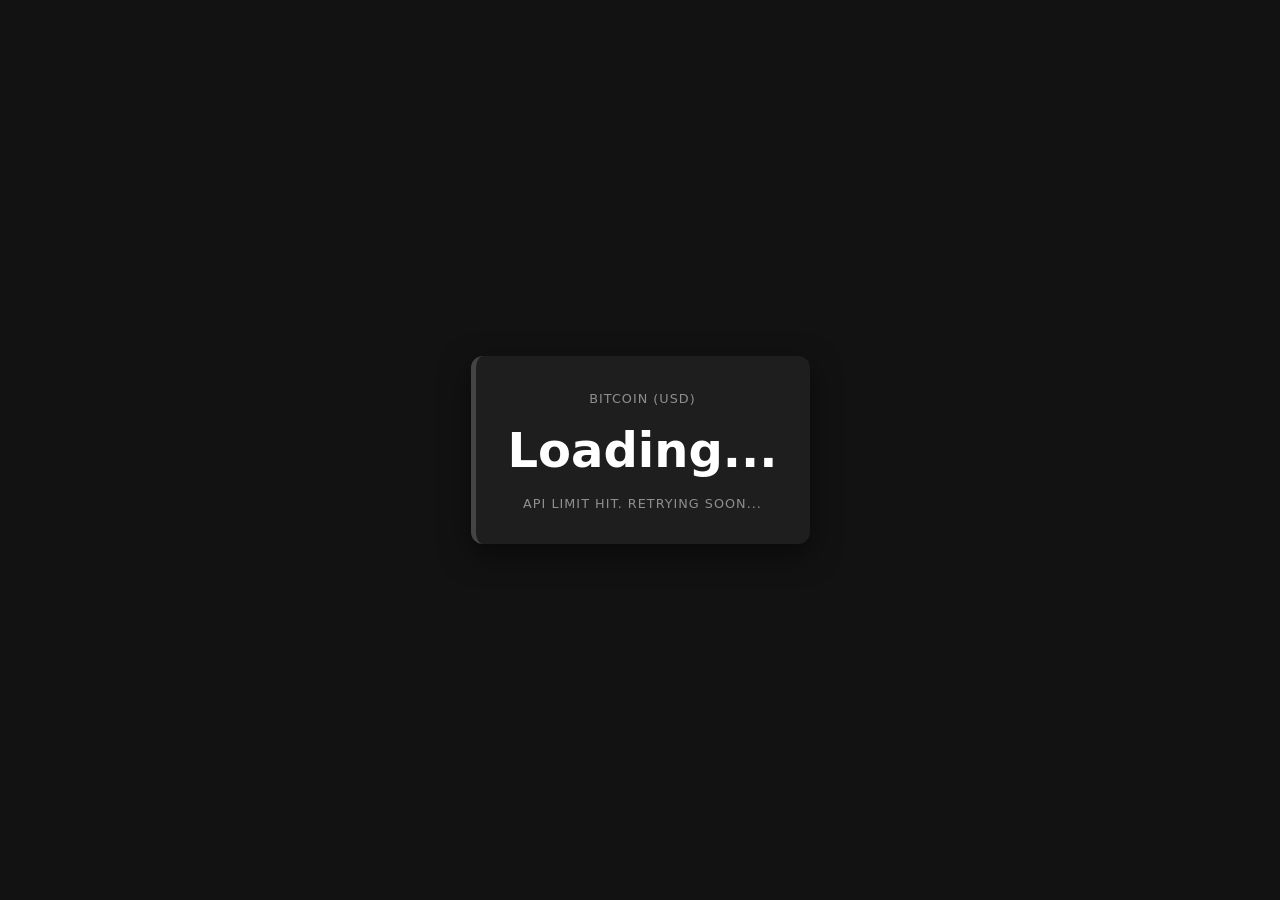
<file: 01-currency/index.html>
<!DOCTYPE html>
<html lang="en">

<head>
    <meta charset="UTF-8">
    <meta name="viewport" content="width=device-width, initial-scale=1.0">
    <title>01- Crypto Price Tracker</title>

    <style>
        body {
            margin: 0;
            background: #121212;
            color: white;
            font-family: system-ui, -apple-system, sans-serif;
            display: grid;
            place-items: center;
            height: 100vh;
        }

        .card {
            background: #1e1e1e;
            padding: 2rem;
            border-radius: 12px;
            box-shadow: 0 10px 30px rgba(0, 0, 0, 0.5);
            text-align: center;
            border-left: 5px solid #444;
            transition: all 0.3s ease;
            min-width: 250px;
        }

        .price {
            font-size: 3rem;
            font-weight: bold;
            margin: 15px 0;
        }

        small {
            opacity: 0.5;
            text-transform: uppercase;
            letter-spacing: 1px;
            font-size: 0.8rem;
        }

        .up {
            color: #00ff88;
            border-color: #00ff88;
        }

        .down {
            color: #ff4d4d;
            border-color: #ff4d4d;
        }

        .loading {
            opacity: 0.6;
            pointer-events: none;
        }
    </style>
</head>

<body>
    <div class="card" id="tracker">
        <small>Bitcoin (USD)</small>
        <div class="price" id="price-display">Loading...</div>
        <small id="status">Waking up server...</small>
    </div>

    <!-- javascript  intigration   -->

    <script src="./crypto.js"></script>
</body>

</html>
</file>
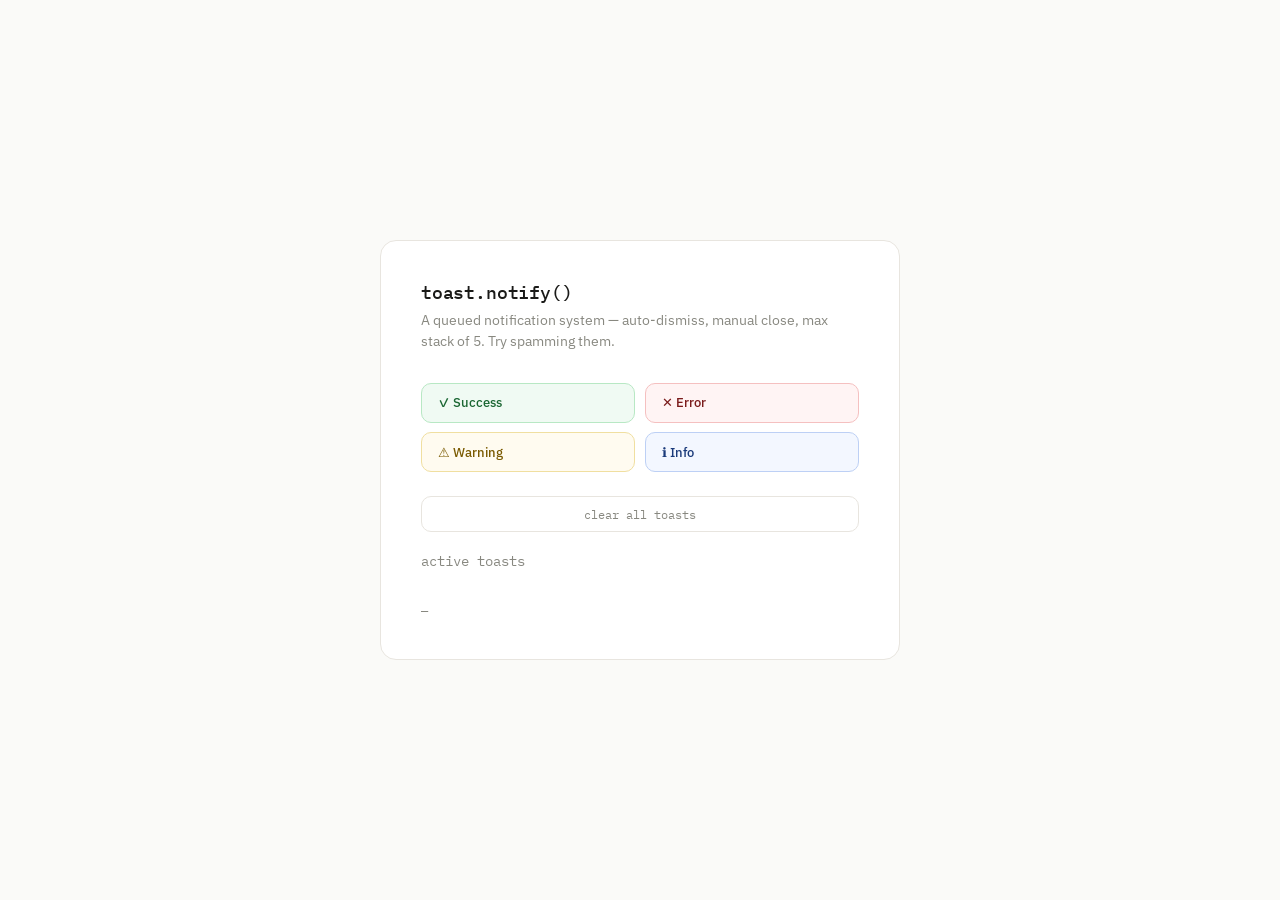
<file: 02-toast-system/index.html>
<!DOCTYPE html>
<html lang="en">

<head>
  <meta charset="UTF-8" />
  <meta name="viewport" content="width=device-width, initial-scale=1.0" />
  <title>Toast System — JS Build</title>
  <link
    href="https://fonts.googleapis.com/css2?family=IBM+Plex+Mono:wght@400;500&family=IBM+Plex+Sans:wght@300;400;500&display=swap"
    rel="stylesheet" />
  <link rel="stylesheet" href="./toast.css">

</head>

<body>

  <div class="demo-card">
    <h1>toast.notify()</h1>
    <p>A queued notification system — auto-dismiss, manual close, max stack of 5. Try spamming them.</p>

    <div class="btn-grid">
      <button class="btn btn-success"
        onclick="toast.success('Changes saved', 'Your draft has been saved successfully.')">✓ Success</button>
      <button class="btn btn-error" onclick="toast.error('Upload failed', 'File exceeds the 10MB size limit.')">✕
        Error</button>
      <button class="btn btn-warning"
        onclick="toast.warning('Storage almost full', 'You\'ve used 92% of your quota.')">⚠ Warning</button>
      <button class="btn btn-info" onclick="toast.info('New version available', 'Refresh to load the latest update.')">ℹ
        Info</button>
    </div>

    <button class="btn-clear-all" onclick="toast.clearAll()">clear all toasts</button>

    <p class="queue-label">active toasts</p>
    <div id="queue-display">—</div>
  </div>

  <div id="toast-container"></div>

  <script>
    const toast = (() => {
      const stayTime = 4000;
      const maxAllowed = 5; 

      const box = document.getElementById('toast-container');
      const statusLabel = document.getElementById('queue-display');

      let visibleToasts = [];

      function refreshStatus() {
        statusLabel.textContent = visibleToasts.length === 0
          ? '—'
          : visibleToasts.map(t => `[${t.type}]`).join('  ');
      }

      function dismiss(toastId) {
        const target = document.getElementById(toastId);
        if (!target) return;

        target.classList.add('removing');

        target.addEventListener('animationend', () => {
          target.remove();
          visibleToasts = visibleToasts.filter(t => t.id !== toastId);
          refreshStatus();
        }, { once: true });
      }

      function spawn(type, title, text) {
        if (visibleToasts.length >= maxAllowed) {
          dismiss(visibleToasts[0].id);
        }

        const uniqueId = `msg-${Date.now()}-${Math.random().toString(16).slice(2, 6)}`;

        const svgIcons = {
          success: `<svg class="toast-icon" viewBox="0 0 16 16" fill="none" stroke="var(--success-icon)" stroke-width="2"><circle cx="8" cy="8" r="7"/><path d="m5 8 2 2 4-4"/></svg>`,
          error: `<svg class="toast-icon" viewBox="0 0 16 16" fill="none" stroke="var(--error-icon)" stroke-width="2"><circle cx="8" cy="8" r="7"/><path d="m5 5 6 6M11 5l-6 6"/></svg>`,
          warning: `<svg class="toast-icon" viewBox="0 0 16 16" fill="none" stroke="var(--warning-icon)" stroke-width="2"><path d="M8 2 1.5 13.5h13L8 2Z"/><path d="M8 6v4M8 11.5v.5"/></svg>`,
          info: `<svg class="toast-icon" viewBox="0 0 16 16" fill="none" stroke="var(--info-icon)" stroke-width="2"><circle cx="8" cy="8" r="7"/><path d="M8 7v5M8 5v.01"/></svg>`,
        };

        const toastElement = document.createElement('div');
        toastElement.className = `toast toast-${type}`;
        toastElement.id = uniqueId;

        toastElement.innerHTML = `
          ${svgIcons[type]}
          <div class="toast-body">
            <div class="toast-title">${title}</div>
            <div class="toast-msg">${text}</div>
          </div>
          <button class="toast-close" onclick="toast._kill('${uniqueId}')" aria-label="Close">&times;</button>
          <div class="toast-progress" style="animation-duration: ${stayTime}ms;"></div>
        `;

        box.appendChild(toastElement);
        visibleToasts.push({ id: uniqueId, type });
        refreshStatus();

        setTimeout(() => dismiss(uniqueId), stayTime);
      }

      return {
        success: (title, msg) => spawn('success', title, msg),
        error: (title, msg) => spawn('error', title, msg),
        warning: (title, msg) => spawn('warning', title, msg),
        info: (title, msg) => spawn('info', title, msg),
        clearAll: () => {
          [...visibleToasts].forEach(t => dismiss(t.id));
        },
        _kill: dismiss, 
      };
    })();
  </script>
</body>

</html>
</file>
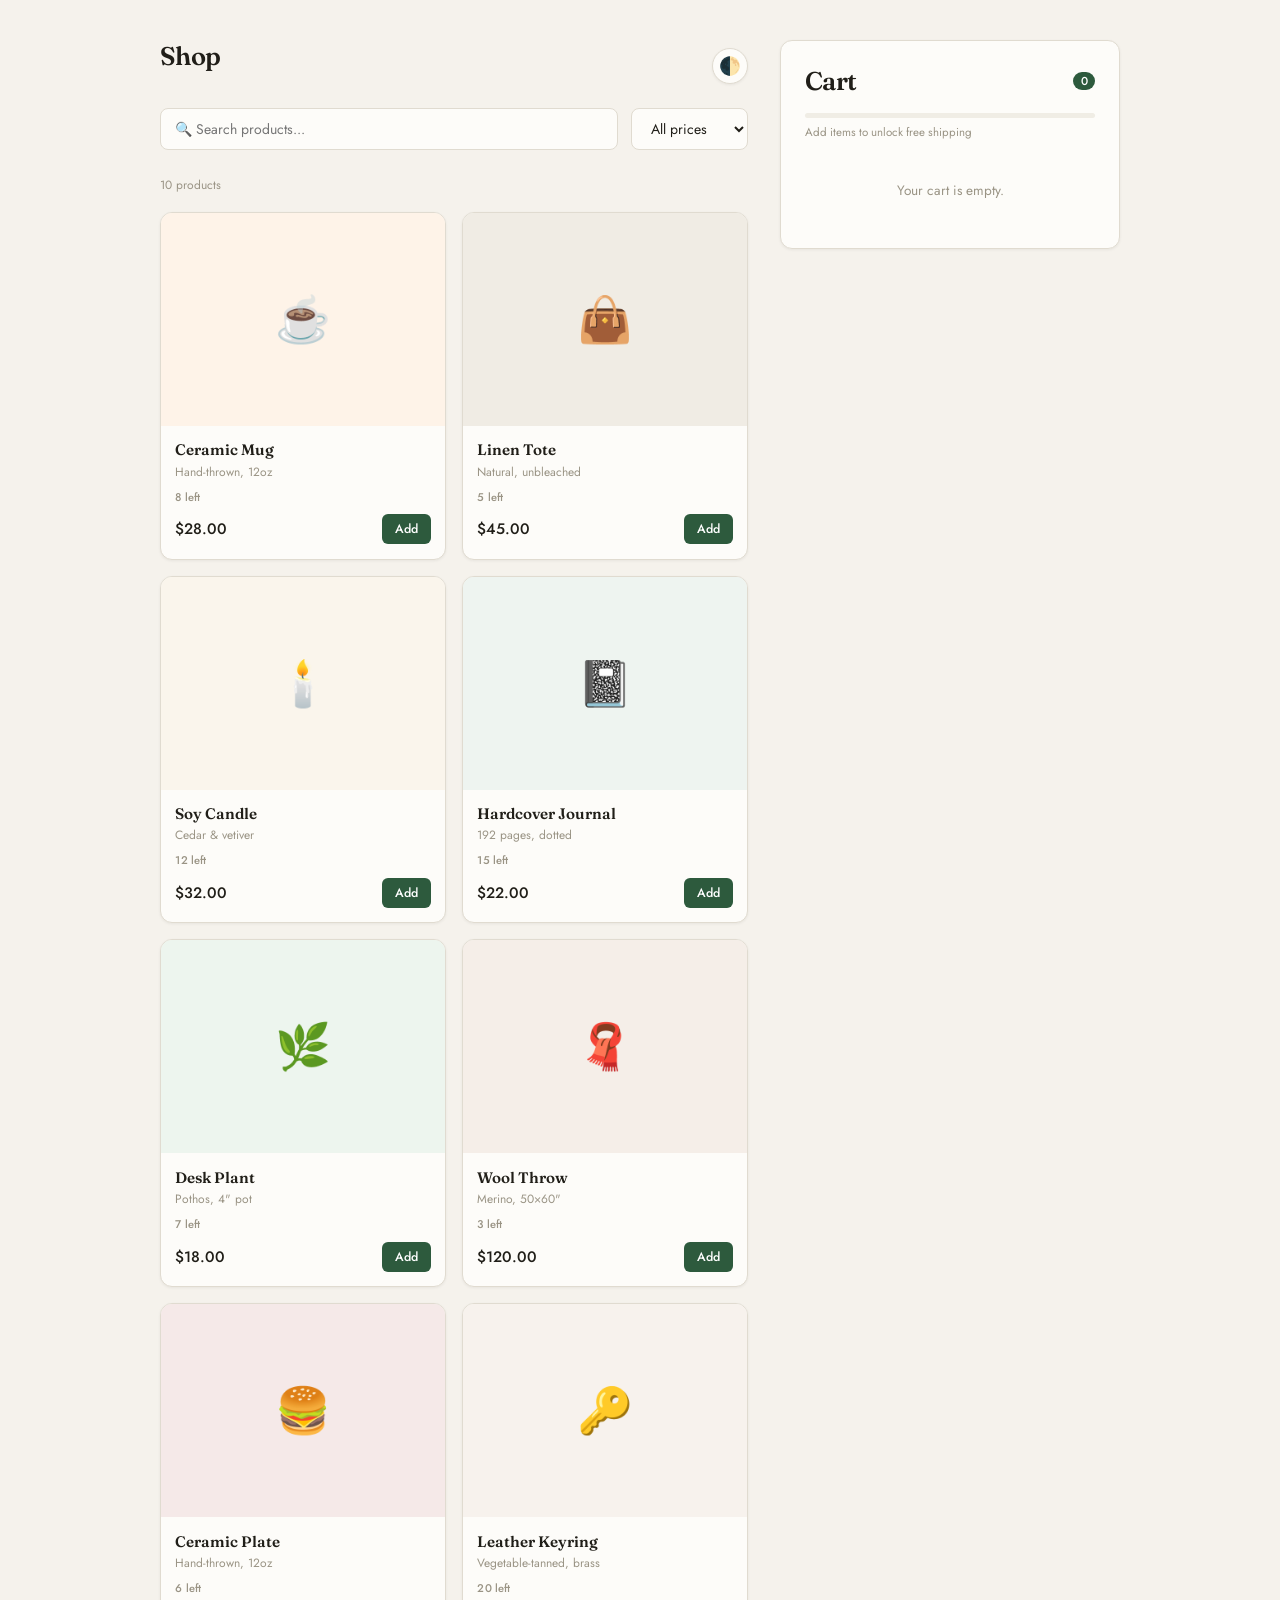
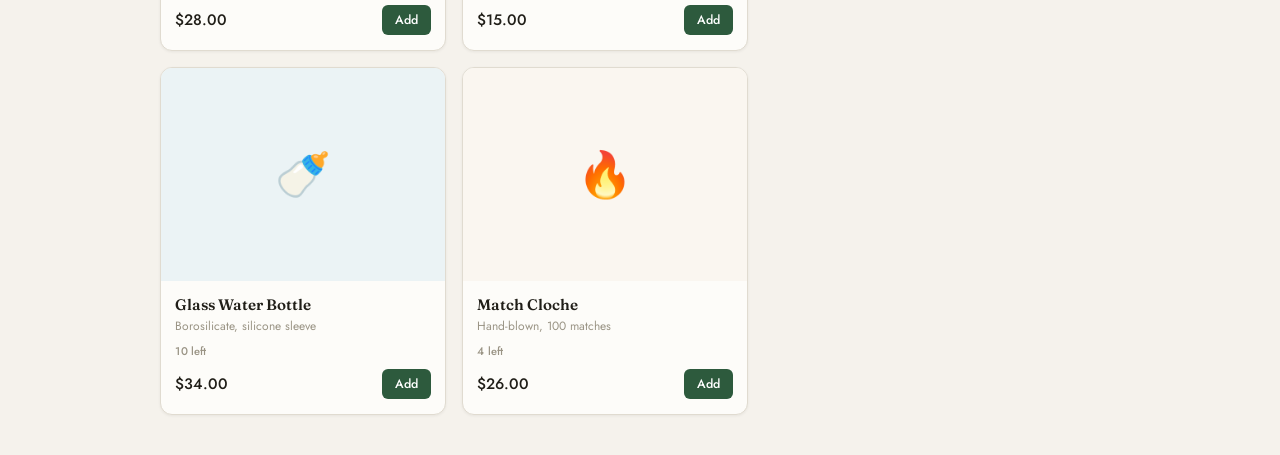
<file: 03-cart-system/index.html>
<!DOCTYPE html>
<html lang="en">

<head>
  <meta charset="UTF-8" />
  <meta name="viewport" content="width=device-width, initial-scale=1.0" />
  <title>Cart System — Modular & Feature-Ready</title>

  <!-- Google Fonts -->
  <link
    href="https://fonts.googleapis.com/css2?family=Fraunces:ital,wght@0,400;0,600;1,400&family=Jost:wght@300;400;500&display=swap"
    rel="stylesheet" />

  <!-- Custom CSS -->
  <link rel="stylesheet" href="./style/cart.css" />
</head>

<body>

  <div class="layout">
    <!-- left side-  -->
    <div>
      <div class="shop-header">
        <h2>Shop</h2>
        <!-- Theme Toggle  -->
        <button id="theme-toggle" class="theme-toggle" aria-label="Switch theme">🌓</button>
      </div>

      <!-- filter bar -->
      <div class="filters-bar">
        <input type="text" id="search-input" placeholder="🔍 Search products..." class="search-input" />
        <select id="price-filter" class="price-filter">
          <option value="all">All prices</option>
          <option value="under30">Under $30</option>
          <option value="30-60">$30 – $60</option>
          <option value="over60">Over $60</option>
        </select>
      </div>

      <div class="results-bar" id="results-bar">
        <span id="results-count"></span>
        <button id="clear-filters-btn" class="clear-filters-btn" style="display:none">✕ Clear filters</button>
      </div>

      <!-- products grid - dynamic content -->
      <div class="products-grid" id="products-grid"></div>
    </div>

    <!-- right panel -->
    <div class="cart-panel">
      <h2>
        Cart
        <span class="cart-count-badge" id="cart-badge">0</span>
      </h2>

      <!-- shiping progress -->
      <div class="shipping-progress" id="shipping-progress-bar">
        <div class="shipping-fill" id="shipping-fill"></div>
      </div>
      <div class="shipping-message" id="shipping-message">Add items to unlock free shipping</div>

      <!-- cart items list -->
      <p class="cart-empty" id="cart-empty">Your cart is empty.</p>
      <ul class="cart-items" id="cart-items"></ul>

      <!-- cart summery + coupon -->
      <div class="cart-summary" id="cart-summary">
        <div class="coupon-section">
          <input type="text" id="coupon-input" placeholder="Coupon code" class="coupon-input" />
          <button id="apply-coupon-btn" class="coupon-apply">Apply</button>
          <div id="coupon-feedback" class="coupon-feedback"></div>
        </div>

        <div class="summary-row">
          <span>Subtotal</span>
          <span id="subtotal">$0.00</span>
        </div>
        <div class="summary-row">
          <span>Discount</span>
          <span id="discount">$0.00</span>
        </div>
        <div class="summary-row">
          <span>Shipping</span>
          <span id="shipping">$0.00</span>
        </div>
        <div class="summary-total">
          <span>Total</span>
          <span id="total">$0.00</span>
        </div>
        <button class="checkout-btn" id="checkout-btn">Checkout</button>
      </div>

      <!-- saved for later -->
      <div class="saved-section" id="saved-section">
        <div class="saved-title">📦 Saved for later</div>
        <ul class="saved-items" id="saved-items-list"></ul>
      </div>
    </div>
  </div>

  <!-- toast notification (for undo / general messages) -->
  <div id="toast" class="toast"></div>

  <!-- addition of Custom js  -->

  <script type="module" src="./js/application.js"></script>
  <!-- <script src="./js/cart.js"></script>
  <script src="./js/data.js"></script>
  <script src="./js/filter.js"></script>
  <script src="./js/storage.js"></script>
  <script src="./js/ui.js"></script>
  <script src="./js/coupon.js"></script> -->
</body>

</html>
</file>
<file: 02-toast-system/toast.css>
*,
*::before,
*::after {
    box-sizing: border-box;
    margin: 0;
    padding: 0;
}

:root {
    --bg: #fafaf8;
    --surface: #fff;
    --border: #e8e5df;
    --text: #1a1a18;
    --muted: #888880;
    --radius: 10px;

    --success-bg: #f0faf3;
    --success-border: #b8e8c4;
    --success-text: #1a6632;
    --success-icon: #25a244;

    --error-bg: #fff4f4;
    --error-border: #f5c0c0;
    --error-text: #7a1a1a;
    --error-icon: #e03030;

    --warning-bg: #fffbf0;
    --warning-border: #f0dfa0;
    --warning-text: #7a5a00;
    --warning-icon: #d4a017;

    --info-bg: #f3f7ff;
    --info-border: #bdd0f5;
    --info-text: #1a3a7a;
    --info-icon: #2b6be6;
}

body {
    background: var(--bg);
    color: var(--text);
    font-family: 'IBM Plex Sans', sans-serif;
    min-height: 100vh;
    display: flex;
    flex-direction: column;
    align-items: center;
    justify-content: center;
    padding: 2rem;
}

.demo-card {
    background: var(--surface);
    border: 1px solid var(--border);
    border-radius: 16px;
    padding: 2.5rem;
    width: 100%;
    max-width: 520px;
}

.demo-card h1 {
    font-family: 'IBM Plex Mono', monospace;
    font-size: 1.1rem;
    font-weight: 500;
    margin-bottom: 0.4rem;
    letter-spacing: -0.01em;
}

.demo-card p {
    font-size: 0.85rem;
    color: var(--muted);
    margin-bottom: 2rem;
    line-height: 1.5;
}

.btn-grid {
    display: grid;
    grid-template-columns: 1fr 1fr;
    gap: 0.6rem;
    margin-bottom: 1.5rem;
}

.btn {
    font-family: 'IBM Plex Sans', sans-serif;
    font-size: 0.82rem;
    font-weight: 500;
    padding: 0.65rem 1rem;
    border-radius: var(--radius);
    cursor: pointer;
    border: 1px solid;
    transition: opacity 0.15s, transform 0.15s;
    text-align: left;
    display: flex;
    align-items: center;
    gap: 0.5rem;
}

.btn:active {
    transform: scale(0.98);
    opacity: 0.85;
}

.btn-success {
    background: var(--success-bg);
    border-color: var(--success-border);
    color: var(--success-text);
}

.btn-error {
    background: var(--error-bg);
    border-color: var(--error-border);
    color: var(--error-text);
}

.btn-warning {
    background: var(--warning-bg);
    border-color: var(--warning-border);
    color: var(--warning-text);
}

.btn-info {
    background: var(--info-bg);
    border-color: var(--info-border);
    color: var(--info-text);
}

.btn-clear-all {
    width: 100%;
    background: none;
    border: 1px solid var(--border);
    color: var(--muted);
    font-family: 'IBM Plex Mono', monospace;
    font-size: 0.78rem;
    padding: 0.55rem;
    border-radius: var(--radius);
    cursor: pointer;
    transition: border-color 0.2s, color 0.2s;
}

.btn-clear-all:hover {
    border-color: #ccc;
    color: var(--text);
}

.queue-label {
    font-family: 'IBM Plex Mono', monospace;
    font-size: 0.7rem;
    color: var(--muted);
    margin-top: 1.2rem;
}

#queue-display {
    font-family: 'IBM Plex Mono', monospace;
    font-size: 0.72rem;
    color: var(--muted);
    margin-top: 0.4rem;
    min-height: 1rem;
    transition: color 0.2s;
}

/* ─── Toast Container ─── */
#toast-container {
    position: fixed;
    top: 1.5rem;
    right: 1.5rem;
    display: flex;
    flex-direction: column;
    gap: 0.6rem;
    z-index: 9999;
    width: 340px;
    pointer-events: none;
}

.toast {
    pointer-events: all;
    border: 1px solid;
    border-radius: var(--radius);
    padding: 0.85rem 1rem;
    display: flex;
    align-items: flex-start;
    gap: 0.75rem;
    font-size: 0.85rem;
    line-height: 1.45;
    position: relative;
    overflow: hidden;
    animation: slideIn 0.25s cubic-bezier(0.34, 1.56, 0.64, 1) both;
}

.toast.removing {
    animation: slideOut 0.22s ease forwards;
}

@keyframes slideIn {
    from {
        opacity: 0;
        transform: translateX(110%);
    }

    to {
        opacity: 1;
        transform: translateX(0);
    }
}

@keyframes slideOut {
    from {
        opacity: 1;
        transform: translateX(0);
        max-height: 100px;
    }

    to {
        opacity: 0;
        transform: translateX(110%);
        max-height: 0;
        padding: 0;
        margin: 0;
    }
}

.toast-success {
    background: var(--success-bg);
    border-color: var(--success-border);
    color: var(--success-text);
}

.toast-error {
    background: var(--error-bg);
    border-color: var(--error-border);
    color: var(--error-text);
}

.toast-warning {
    background: var(--warning-bg);
    border-color: var(--warning-border);
    color: var(--warning-text);
}

.toast-info {
    background: var(--info-bg);
    border-color: var(--info-border);
    color: var(--info-text);
}

.toast-icon {
    width: 16px;
    height: 16px;
    flex-shrink: 0;
    margin-top: 1px;
}

.toast-body {
    flex: 1;
}

.toast-title {
    font-weight: 500;
    margin-bottom: 2px;
}

.toast-msg {
    font-size: 0.8rem;
    opacity: 0.8;
}

.toast-close {
    background: none;
    border: none;
    cursor: pointer;
    color: inherit;
    opacity: 0.5;
    font-size: 1rem;
    line-height: 1;
    padding: 0;
    transition: opacity 0.15s;
    flex-shrink: 0;
}

.toast-close:hover {
    opacity: 1;
}

.toast-progress {
    position: absolute;
    bottom: 0;
    left: 0;
    height: 2px;
    background: currentColor;
    opacity: 0.25;
    animation: progress linear forwards;
}

@keyframes progress {
    from {
        width: 100%;
    }

    to {
        width: 0%;
    }
}
</file>
<file: 03-cart-system/style/cart.css>
/*  */

*,
*::before,
*::after {
    box-sizing: border-box;
    margin: 0;
    padding: 0;
}

:root {
    --bg: #f5f2ec;
    --surface: #fdfcf9;
    --surface2: #f0ede5;
    --border: #e0dbd0;
    --text: #201e18;
    --muted: #9a9485;
    --accent: #2d5a3d;
    --accent-light: #e8f2eb;
    --danger: #a33028;
    --danger-light: #fdf0ef;
    --radius: 12px;
    --shadow-sm: 0 1px 3px rgba(0,0,0,0.06);
    --shadow-md: 0 4px 20px rgba(0,0,0,0.08);
}

[data-theme="dark"] {
    --bg: #16140f;
    --surface: #1f1d17;
    --surface2: #2a2820;
    --border: #38352b;
    --text: #ede9df;
    --muted: #7a7568;
    --accent: #4a8c60;
    --accent-light: #1e3329;
    --danger: #c0443a;
    --danger-light: #2c1a18;
    --shadow-sm: 0 1px 3px rgba(0,0,0,0.3);
    --shadow-md: 0 4px 20px rgba(0,0,0,0.35);
}

/* base design --- */
body {
    background: var(--bg);
    color: var(--text);
    font-family: 'Jost', sans-serif;
    font-weight: 400;
    min-height: 100vh;
    padding: 2.5rem 1.5rem;
    transition: background 0.25s ease, color 0.25s ease;
}

.layout {
    max-width: 960px;
    margin: 0 auto;
    display: grid;
    grid-template-columns: 1fr 340px;
    gap: 2rem;
    align-items: start;
}

@media (max-width: 700px) {
    .layout {
        grid-template-columns: 1fr;
    }
}

h2 {
    font-family: 'Fraunces', serif;
    font-size: 1.6rem;
    font-weight: 600;
    margin-bottom: 1.25rem;
    letter-spacing: -0.02em;
}

/* header --- */
.shop-header {
    display: flex;
    justify-content: space-between;
    align-items: center;
    margin-bottom: 1rem;
}

.theme-toggle {
    background: var(--surface);
    border: 1px solid var(--border);
    border-radius: 50%;
    width: 36px;
    height: 36px;
    cursor: pointer;
    font-size: 1.1rem;
    display: flex;
    align-items: center;
    justify-content: center;
    transition: background 0.2s, border-color 0.2s, transform 0.15s;
    box-shadow: var(--shadow-sm);
}

.theme-toggle:hover {
    background: var(--surface2);
    transform: rotate(15deg);
}

/* filter bar design */
.filters-bar {
    display: flex;
    gap: 0.8rem;
    margin-bottom: 1.5rem;
    flex-wrap: wrap;
}

.search-input,
.price-filter {
    padding: 0.55rem 0.9rem;
    border: 1px solid var(--border);
    border-radius: 8px;
    background: var(--surface);
    color: var(--text);
    font-family: 'Jost', sans-serif;
    font-size: 0.875rem;
    outline: none;
    transition: border-color 0.2s, box-shadow 0.2s;
}

.search-input:focus,
.price-filter:focus {
    border-color: var(--accent);
    box-shadow: 0 0 0 3px color-mix(in srgb, var(--accent) 15%, transparent);
}

.search-input {
    flex: 1;
    min-width: 150px;
}

/* -- products showcase design ---- */
.products-grid {
    display: grid;
    grid-template-columns: repeat(auto-fill, minmax(200px, 1fr));
    gap: 1rem;
}

.product-card {
    background: var(--surface);
    border: 1px solid var(--border);
    border-radius: var(--radius);
    overflow: hidden;
    transition: box-shadow 0.2s, transform 0.2s;
    box-shadow: var(--shadow-sm);
}

.product-card:hover {
    box-shadow: var(--shadow-md);
    transform: translateY(-2px);
}

.product-img {
    width: 100%;
    aspect-ratio: 4/3;
    display: flex;
    align-items: center;
    justify-content: center;
    font-size: 2.8rem;
}

.product-body {
    padding: 0.9rem;
}

.product-name {
    font-family: 'Fraunces', serif;
    font-size: 0.95rem;
    font-weight: 600;
    margin-bottom: 0.2rem;
    color: var(--text);
}

.product-sub {
    font-size: 0.75rem;
    color: var(--muted);
    margin-bottom: 0.5rem;
}

.product-stock {
    font-size: 0.7rem;
    margin-bottom: 0.6rem;
    font-weight: 500;
    letter-spacing: 0.01em;
}

.product-footer {
    display: flex;
    align-items: center;
    justify-content: space-between;
}

.price {
    font-size: 0.95rem;
    font-weight: 500;
    color: var(--text);
}

.add-btn {
    background: var(--accent);
    color: #fff;
    border: none;
    padding: 0.38rem 0.8rem;
    border-radius: 6px;
    font-family: 'Jost', sans-serif;
    font-size: 0.78rem;
    font-weight: 500;
    cursor: pointer;
    transition: background 0.15s, transform 0.1s;
}

.add-btn:hover:not(:disabled) {
    filter: brightness(0.85);
}

.add-btn:active:not(:disabled) {
    transform: scale(0.95);
}

.add-btn.in-cart {
    background: var(--accent-light);
    color: var(--accent);
}

.add-btn:disabled {
    opacity: 0.45;
    cursor: not-allowed;
}

/* --- cart panel --- */
.cart-panel {
    background: var(--surface);
    border: 1px solid var(--border);
    border-radius: var(--radius);
    padding: 1.5rem;
    position: sticky;
    top: 2rem;
    box-shadow: var(--shadow-sm);
}

.cart-panel h2 {
    display: flex;
    align-items: center;
    gap: 0.5rem;
    margin-bottom: 1rem;
}

.cart-count-badge {
    background: var(--accent);
    color: #fff;
    font-family: 'Jost', sans-serif;
    font-size: 0.72rem;
    font-weight: 500;
    padding: 1px 7px;
    border-radius: 99px;
    margin-left: auto;
    min-width: 22px;
    text-align: center;
}

/* ---- shipping --- */
.shipping-progress {
    width: 100%;
    height: 5px;
    background: var(--surface2);
    border-radius: 99px;
    overflow: hidden;
    margin-bottom: 0.4rem;
}

.shipping-fill {
    height: 100%;
    background: var(--accent);
    border-radius: 99px;
    transition: width 0.4s ease;
    width: 0%;
}

.shipping-message {
    font-size: 0.72rem;
    color: var(--muted);
    margin-bottom: 1rem;
    min-height: 1em;
}

/* cart item ---- */
.cart-empty {
    text-align: center;
    color: var(--muted);
    font-size: 0.85rem;
    padding: 1.5rem 0;
}

.cart-items {
    list-style: none;
}

.cart-item {
    display: flex;
    align-items: center;
    gap: 0.6rem;
    padding: 0.65rem 0;
    border-bottom: 1px solid var(--border);
    animation: slideIn 0.2s ease both;
}

@keyframes slideIn {
    from { opacity: 0; transform: translateY(-4px); }
    to   { opacity: 1; transform: translateY(0); }
}

@keyframes pop {
    from { opacity: 0; transform: scale(0.97); }
    to   { opacity: 1; transform: scale(1); }
}

.cart-item-emoji {
    font-size: 1.4rem;
    flex-shrink: 0;
}

.cart-item-name {
    font-size: 0.85rem;
    font-weight: 500;
    flex: 1;
    color: var(--text);
}

.cart-item-price {
    font-size: 0.8rem;
    color: var(--muted);
    white-space: nowrap;
}

.qty-controls {
    display: flex;
    align-items: center;
    gap: 0.3rem;
}

.qty-btn {
    width: 22px;
    height: 22px;
    background: var(--surface2);
    border: 1px solid var(--border);
    color: var(--text);
    border-radius: 4px;
    cursor: pointer;
    font-size: 0.9rem;
    line-height: 1;
    display: flex;
    align-items: center;
    justify-content: center;
    transition: background 0.15s;
}

.qty-btn:hover {
    background: var(--border);
}

.qty-btn.remove-btn {
    border-color: transparent;
    background: none;
    color: var(--muted);
    font-size: 0.8rem;
}

.qty-btn.remove-btn:hover {
    color: var(--danger);
    background: var(--danger-light);
}

.qty-display {
    font-size: 0.82rem;
    font-weight: 500;
    min-width: 16px;
    text-align: center;
    transition: transform 0.15s;
    display: inline-block;
}

.qty-display.pop {
    transform: scale(1.3);
}

/* -- Save for later button --- */
.save-later-btn {
    width: 22px;
    height: 22px;
    background: none;
    border: none;
    color: var(--muted);
    cursor: pointer;
    font-size: 0.85rem;
    display: flex;
    align-items: center;
    justify-content: center;
    border-radius: 4px;
    transition: background 0.15s, color 0.15s;
}

.save-later-btn:hover {
    background: var(--surface2);
    color: var(--text);
}

/* cart summery ---- */
.cart-summary {
    margin-top: 1rem;
    display: none;
}

/* coupon section */
.coupon-section {
    margin-bottom: 1rem;
    display: flex;
    flex-wrap: wrap;
    gap: 0.5rem;
    align-items: center;
    padding: 0.75rem;
    background: var(--surface2);
    border-radius: 8px;
}

.coupon-input {
    flex: 1;
    min-width: 100px;
    padding: 0.45rem 0.7rem;
    border: 1px solid var(--border);
    border-radius: 6px;
    background: var(--surface);
    color: var(--text);
    font-family: 'Jost', sans-serif;
    font-size: 0.82rem;
    outline: none;
    transition: border-color 0.2s;
}

.coupon-input:focus {
    border-color: var(--accent);
}

.coupon-apply {
    background: var(--accent);
    color: #fff;
    border: none;
    padding: 0.45rem 0.9rem;
    border-radius: 6px;
    cursor: pointer;
    font-family: 'Jost', sans-serif;
    font-size: 0.82rem;
    font-weight: 500;
    transition: filter 0.15s;
}

.coupon-apply:hover {
    filter: brightness(0.85);
}

.coupon-feedback {
    font-size: 0.72rem;
    width: 100%;
    font-weight: 500;
    min-height: 1em;
}

/* summary rows */
.summary-row {
    display: flex;
    justify-content: space-between;
    font-size: 0.82rem;
    color: var(--muted);
    margin-bottom: 0.4rem;
    padding: 0 0.1rem;
}

.summary-total {
    display: flex;
    justify-content: space-between;
    font-family: 'Fraunces', serif;
    font-size: 1.15rem;
    font-weight: 600;
    margin-top: 0.75rem;
    padding-top: 0.75rem;
    border-top: 1px solid var(--border);
    color: var(--text);
}

.checkout-btn {
    width: 100%;
    margin-top: 1rem;
    background: var(--accent);
    color: #fff;
    border: none;
    padding: 0.85rem;
    border-radius: var(--radius);
    font-family: 'Jost', sans-serif;
    font-size: 0.9rem;
    font-weight: 500;
    cursor: pointer;
    letter-spacing: 0.01em;
    transition: filter 0.15s, transform 0.1s;
}

.checkout-btn:hover:not(:disabled) {
    filter: brightness(0.85);
}

.checkout-btn:active:not(:disabled) {
    transform: scale(0.99);
}

.checkout-btn:disabled {
    background: var(--border);
    color: var(--muted);
    cursor: default;
}

/* saved for later --- */
.saved-section {
    display: none;
    margin-top: 1.25rem;
    padding-top: 1.1rem;
    border-top: 1px solid var(--border);
}

.saved-title {
    font-size: 0.72rem;
    font-weight: 500;
    color: var(--muted);
    text-transform: uppercase;
    letter-spacing: 0.06em;
    margin-bottom: 0.65rem;
}

.saved-items {
    list-style: none;
    display: flex;
    flex-direction: column;
    gap: 0.45rem;
}

.saved-item {
    display: flex;
    align-items: center;
    justify-content: space-between;
    gap: 0.5rem;
    padding: 0.5rem 0.65rem;
    background: var(--surface2);
    border-radius: 8px;
    animation: pop 0.2s ease both;
}

.saved-item-info {
    display: flex;
    align-items: center;
    gap: 0.45rem;
    font-size: 0.82rem;
    color: var(--text);
    flex: 1;
    min-width: 0;
    overflow: hidden;
}

.saved-item-info span:nth-child(2) {
    white-space: nowrap;
    overflow: hidden;
    text-overflow: ellipsis;
}

.move-to-cart-btn {
    background: var(--accent-light);
    color: var(--accent);
    border: none;
    padding: 0.28rem 0.6rem;
    border-radius: 6px;
    font-family: 'Jost', sans-serif;
    font-size: 0.72rem;
    font-weight: 500;
    cursor: pointer;
    white-space: nowrap;
    transition: filter 0.15s;
    flex-shrink: 0;
}

.move-to-cart-btn:hover {
    filter: brightness(0.9);
}

/* ---- Toast design --- */
.toast {
    position: fixed;
    bottom: 24px;
    right: 24px;
    background: rgba(45, 90, 61, 0.93);
    color: #fff;
    padding: 0.65rem 1.2rem;
    border-radius: 40px;
    font-size: 0.85rem;
    font-weight: 500;
    z-index: 1000;
    opacity: 0;
    transition: opacity 0.22s ease, transform 0.22s ease;
    pointer-events: auto;
    display: flex;
    align-items: center;
    gap: 0.5rem;
    box-shadow: 0 4px 16px rgba(0,0,0,0.2);
    transform: translateY(8px);
}

/* --- results bar -- */
.results-bar {
    display: flex;
    align-items: center;
    justify-content: space-between;
    margin-bottom: 1rem;
    min-height: 1.4em;
}

#results-count {
    font-size: 0.75rem;
    color: var(--muted);
    font-weight: 400;
}

.clear-filters-btn {
    background: none;
    border: 1px solid var(--border);
    color: var(--muted);
    font-family: 'Jost', sans-serif;
    font-size: 0.72rem;
    font-weight: 500;
    padding: 0.25rem 0.7rem;
    border-radius: 99px;
    cursor: pointer;
    display: inline-flex;
    align-items: center;
    gap: 0.3rem;
    transition: color 0.15s, border-color 0.15s;
}

.clear-filters-btn:hover {
    color: var(--danger);
    border-color: var(--danger);
    background: var(--danger-light);
}

/* No results */
.no-results {
    grid-column: 1 / -1;
    text-align: center;
    color: var(--muted);
    font-size: 0.9rem;
    padding: 3rem 1rem;
}
</file>
